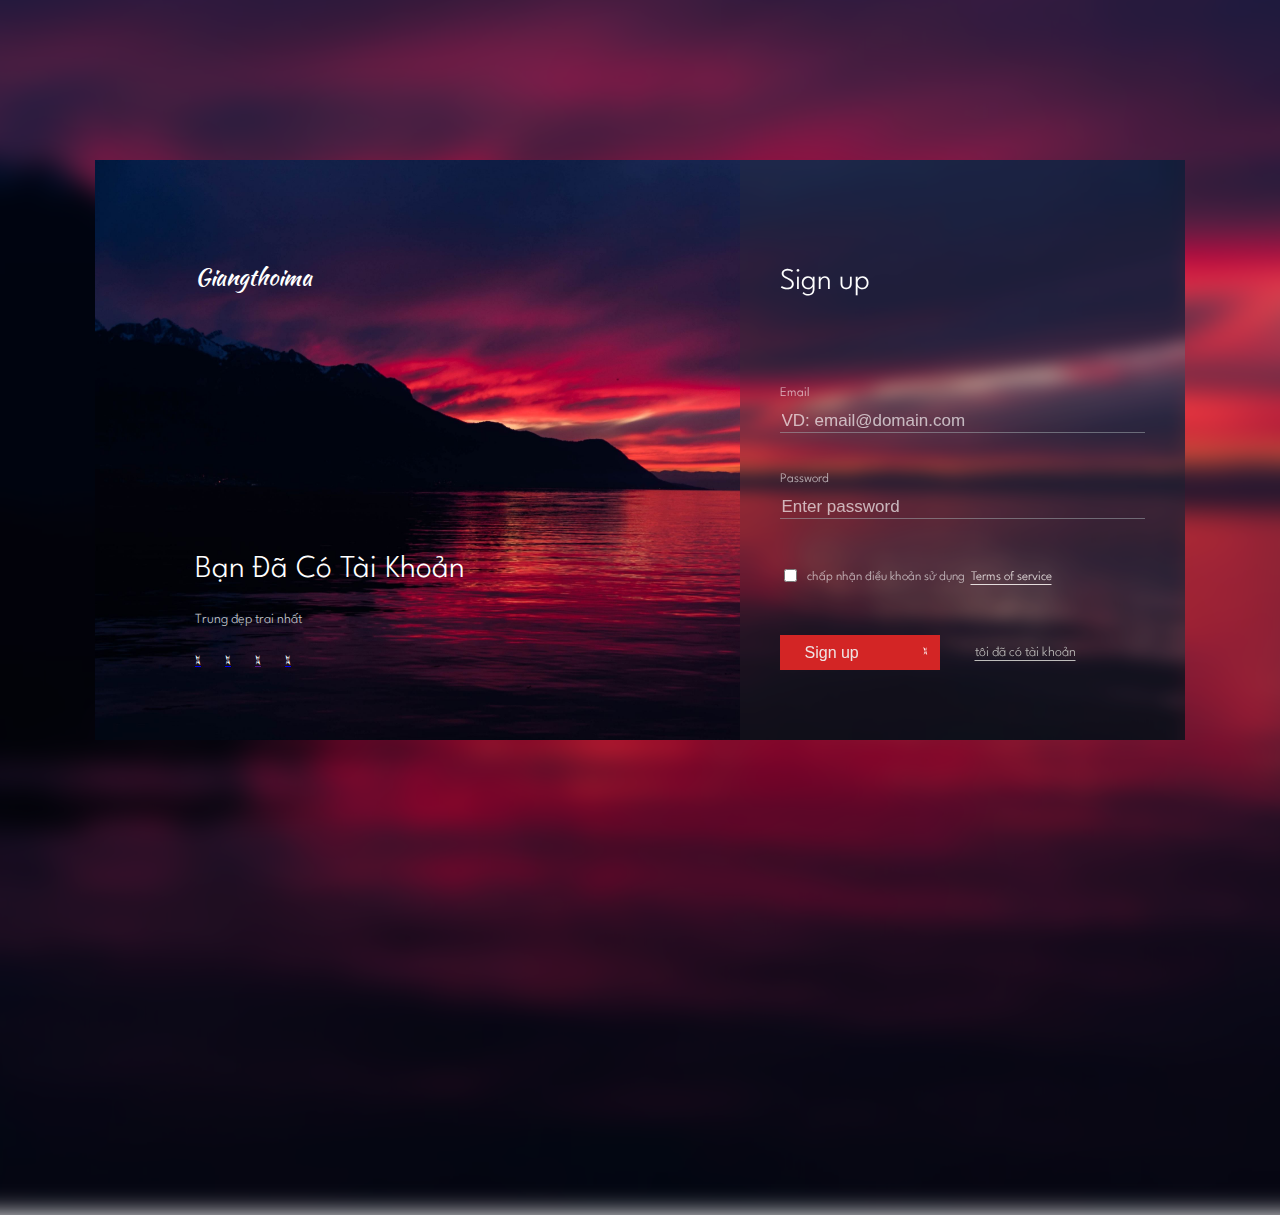
<file: index.html>
<!DOCTYPE html>
<html lang="en">
  <head>
    <meta charset="UTF-8" />
    <meta http-equiv="X-UA-Compatible" content="IE=edge" />
    <meta name="viewport" content="width=device-width, initial-scale=1.0" />
    <title>Blur login</title>
    <link rel="stylesheet" href="style.css" />
    <link
      rel="stylesheet"
      href="https://cdnjs.cloudflare.com/ajax/libs/font-awesome/4.7.0/css/font-awesome.min.css"
    />
    <link
      rel="stylesheet"
      href="https://pro.fontawesome.com/releases/v5.10.0/css/all.css"
      integrity="sha384-AYmEC3Yw5cVb3ZcuHtOA93w35dYTsvhLPVnYs9eStHfGJvOvKxVfELGroGkvsg+p"
      crossorigin="anonymous"
    />
    <link rel="preconnect" href="https://fonts.googleapis.com" />
    <link rel="preconnect" href="https://fonts.gstatic.com" crossorigin />
    <link
      href="https://fonts.googleapis.com/css2?family=Spartan:wght@300;400;500;600&display=swap"
      rel="stylesheet"
    />
    <link
      href="https://fonts.googleapis.com/css2?family=Kaushan+Script&display=swap"
      rel="stylesheet"
    />
    <link rel="apple-touch-icon" sizes="180x180" href="/apple-touch-icon.png" />
    <link rel="icon" type="image/png" sizes="32x32" href="/favicon-32x32.png" />
    <link rel="icon" type="image/png" sizes="16x16" href="/favicon-16x16.png" />
    <link rel="manifest" href="/site.webmanifest" />
  </head>
  <body>
    <div class="overlay"></div>
    <div class="login-container">
      <div>
        <div class="logo">
          <i class="fas fa-hat-wizard"></i>
          <span>Giangthoima</span>
        </div>
        <div class="register">
          <div>Bạn Đã Có Tài Khoản</div>
          <p>Trung đẹp trai nhất</p>
          <div class="social">
            <a
              data-toggle="tooltip"
              title="Facebook"
              href="https://www.facebook.com/profile.php?id=100015817839076"
              target="_blank"
              ><i class="fab fa-facebook-f"></i
            ></a>
            <a
              data-toggle="tooltip"
              title="Google"
              href="https://www.google.com.vn/"
              target="_blank"
              ><i class="fab fa-google"></i
            ></a>
            <a data-toggle="tooltip" title="Pinterest" href=""
              ><i class="fab fa-pinterest-p"></i
            ></a>
            <a
              data-toggle="tooltip"
              title="Github"
              href="https://github.com/Trungnc273"
              target="_blank"
              ><i class="fab fa-github"></i
            ></a>
          </div>
        </div>
      </div>

      <div class="form-login">
        <form action="" method="POST" class="form" id="form-2">
          <h3 class="heading">Sign up</h3>
          <div class="spacer"></div>

          <div class="form-group">
            <label for="email" class="form-label">Email</label>
            <input
              id="email"
              name="email"
              type="text"
              placeholder="VD: email@domain.com"
              class="form-control"
            />
            <span class="form-message"></span>
          </div>

          <div class="form-group">
            <label for="password" class="form-label">Password</label>
            <input
              id="password"
              name="password"
              type="password"
              placeholder="Enter password"
              class="form-control"
            />
            <span class="form-message"></span>
          </div>

          <div class="form-group f-term">
            <input
              id="agree"
              name="agree"
              type="checkbox"
              class="form-control"
            />
            <label for="agree" class="form-label"
              >chấp nhận điều khoản sử dụng
              <a href="dieukhoan.html" target="_blank"
                >Terms of service</a
              ></label
            >
            <span class="form-message"></span>
          </div>

          <div class="sign-up">
            <div>
              <button class="form-submit">Sign up</button>
              <i class="fas fa-chevron-right"></i>
            </div>
            <a href="rain/inde.html">tôi đã có tài khoản</a>
          </div>
        </form>
      </div>
    </div>

    <script src="validate.js"></script>
    <script>
      $('[data-toggle="tooltip"]').tooltip();

      document.addEventListener("DOMContentLoaded", function () {
        Validator({
          form: "#form-1",
          formGroupSelector: ".form-group",
          errorSelector: ".form-message",
          rules: [
            Validator.isRequired(
              "#fullname",
              "Vui lòng nhập tên đầy đủ của bạn"
            ),
            Validator.isEmail("#email"),
            Validator.minLength("#password", 6),
            Validator.isRequired("#password_confirmation"),
            Validator.isConfirmed(
              "#password_confirmation",
              function () {
                return document.querySelector("#form-1 #password").value;
              },
              "Mật khẩu nhập lại không chính xác"
            ),
          ],
          onSubmit: function (data) {
            // Call API
            console.log(data);
          },
        });

        Validator({
          form: "#form-2",
          formGroupSelector: ".form-group",
          errorSelector: ".form-message",
          rules: [
            Validator.isEmail("#email"),
            Validator.minLength("#password", 6),
          ],
          onSubmit: function (data) {
            // Call API
            console.log(data);
          },
        });
      });
    </script>
  </body>
</html>
</file>
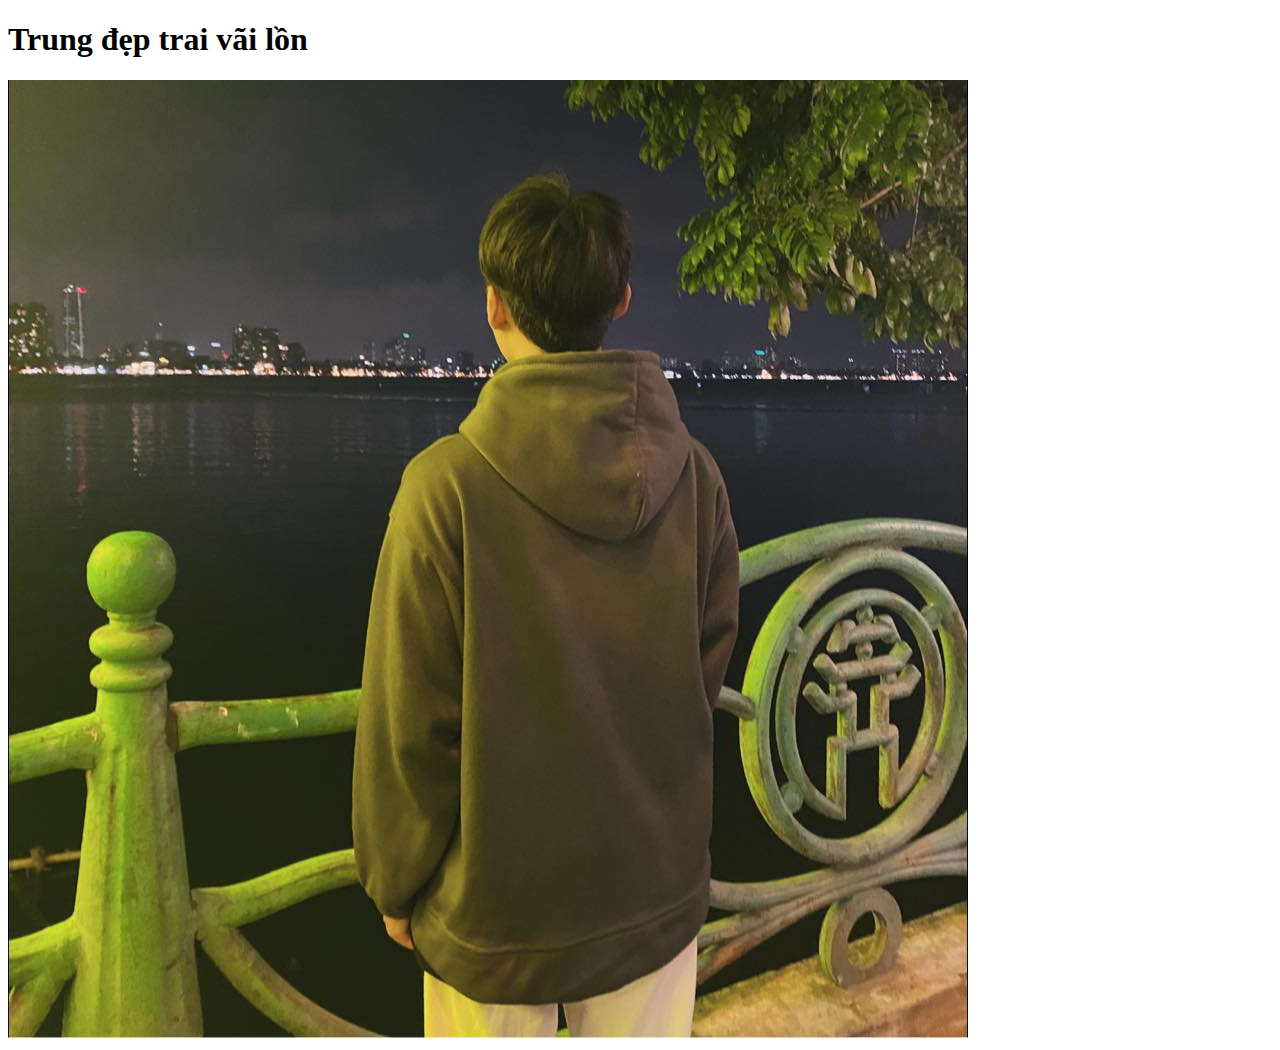
<file: dieukhoan.html>
<!DOCTYPE html>
<html lang="vi">
  <head>
    <meta charset="UTF-8" />
    <meta name="viewport" content="width=device-width, initial-scale=1.0" />
    <title>Điều khoản sử dụng</title>
  </head>
  <body>
    <h1>Trung đẹp trai vãi lồn</h1>
    <img src="Trungdz.jpg" alt="Trung" />
  </body>
</html>
</file>
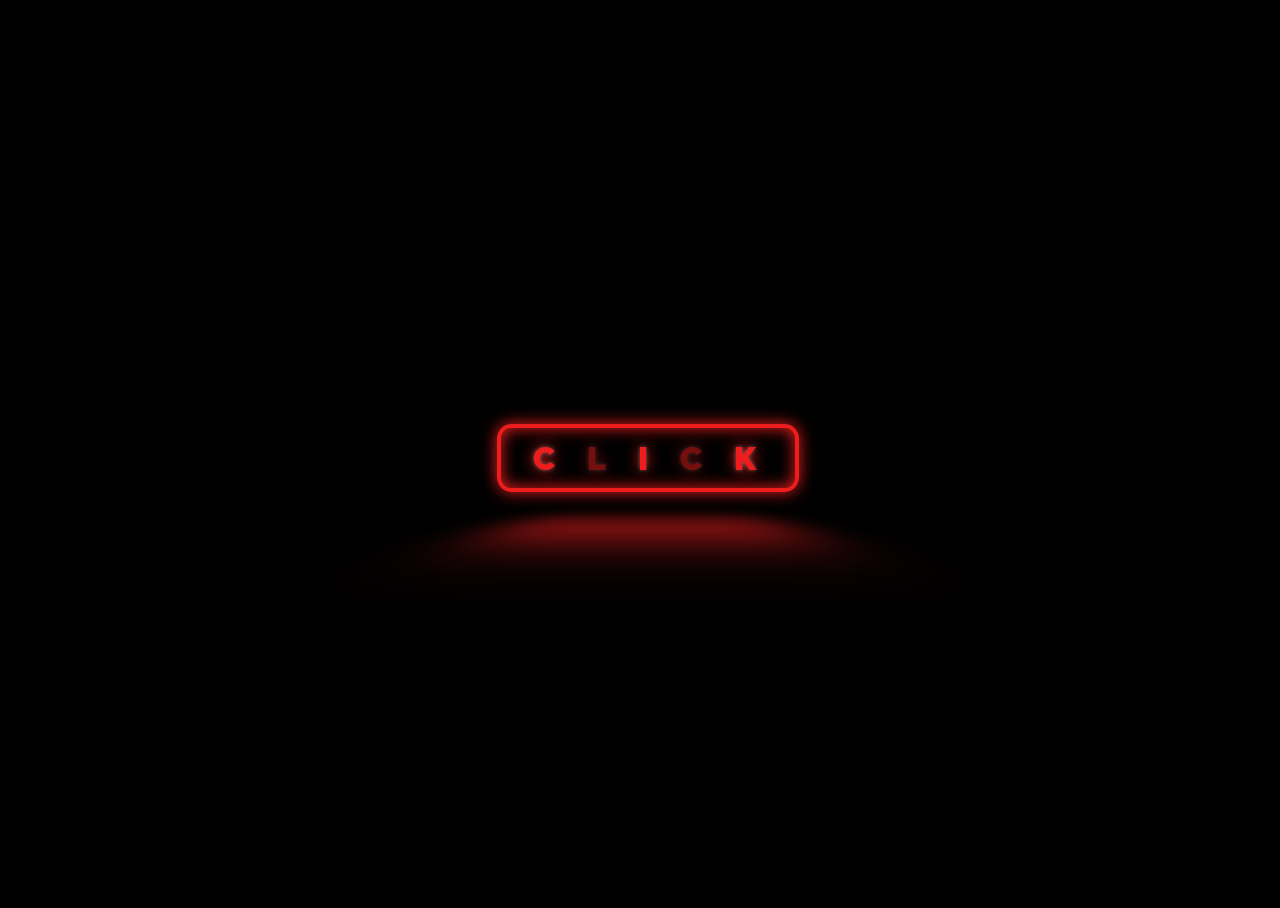
<file: rain/inde.html>
<!DOCTYPE html>
<html lang="en">
    <head>
        <meta charset="UTF-8" />
        <meta http-equiv="X-UA-Compatible" content="IE=edge" />
        <meta name="viewport" content="width=device-width, initial-scale=1.0" />
        <title>Button 1</title>
        <link rel="stylesheet" href="styles.css" />
    </head>
    <body>
        <!-- @jsagacodes -->
        <button class="glowing-btn" onclick="goToOtherPage()">
            <span class="glowing-word"
                >C<span class="faulty-letter">L</span>I<span class="faulty-letter">C</span>K</span
            >
        </button>
        <script>
            function goToOtherPage() {
                window.location.href = "rain.html"; // Thay đổi URL thành trang web khác bạn muốn chuyển đến
            }
        </script>
    </body>
</html>
</file>
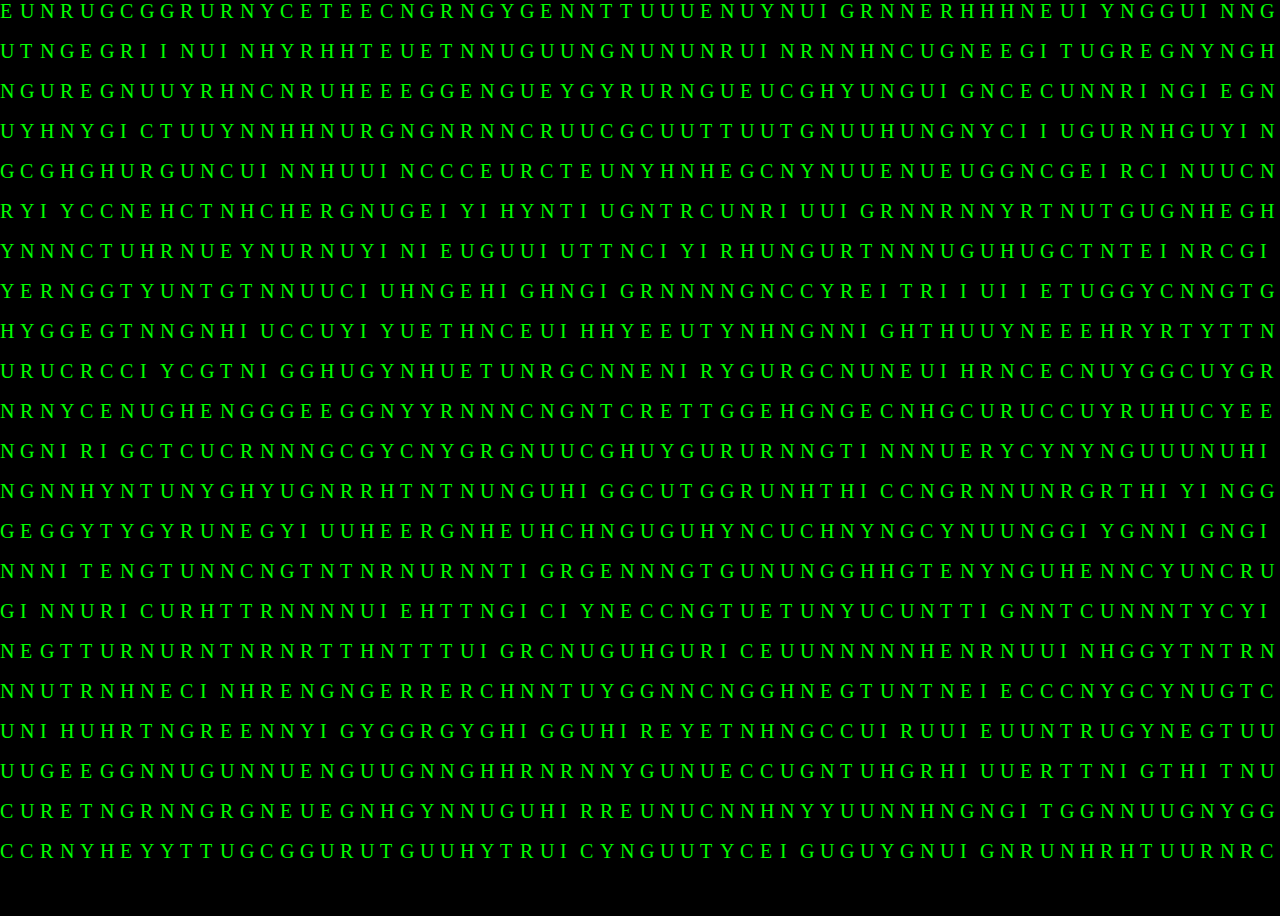
<file: rain/rain.html>
<!DOCTYPE html>
<html>
<head>
    <title>Loading........</title>
    <style>
    body {
      height: 100vh;
      display: flex;
      justify-content: center;
      align-items: center;
      background-color: black;
      overflow: hidden;
    }

    .hacker-rain {
      position: absolute;
      top: 0;
      left: 0;
      right: 0;
      bottom: 0;
    }

    .hacker-char {
      position: absolute;
      color: lime;
      font-size: 20px;
      animation: fall linear infinite;
    }

    @keyframes fall {
      0% {
        transform: translateY(-200%);
      }
      100% {
        transform: translateY(100vh);
      }
    }
  </style>
</head>
<body>
<div class="hacker-rain"></div>

<script>
    alert('Trungdz');

    var chars = ['N', 'G', 'U', 'Y', 'E', 'N','C','H', 'I', 'T', 'R', 'U', 'N','G'];

    
    function createHackerChars() {
      var hackerRain = document.querySelector('.hacker-rain');
      var windowHeight = window.innerHeight;
      var windowWidth = window.innerWidth;
      var numCharsPerRow = Math.floor(windowWidth / 20); 
      var numRows = Math.floor(windowHeight / 40); 

      for (var i = 0; i < numRows; i++) {
        for (var j = 0; j < numCharsPerRow; j++) {
          var span = document.createElement('span');
          span.className = 'hacker-char';
          span.innerText = chars[Math.floor(Math.random() * chars.length)];
          span.style.top = (i * 40) + 'px';
          span.style.left = (j * 20) + 'px';
          span.style.animationDuration = (Math.random() * 2 + 1) + 's'; 
          hackerRain.appendChild(span);
        }
      }
    }

    
    document.addEventListener('DOMContentLoaded', function() {
      createHackerChars();
    });
  </script>
</body>
</html>
</file>
<file: style.css>
html, body, div, span, applet, object, iframe,
h1, h2, h3, h4, h5, h6, p, blockquote, pre,
a, abbr, acronym, address, big, cite, code,
del, dfn, em, img, ins, kbd, q, s, samp,
small, strike, strong, sub, sup, tt, var,
b, u, i, center,
dl, dt, dd, ol, ul, li,
fieldset, form, label, legend,
table, caption, tbody, tfoot, thead, tr, th, td,
article, aside, canvas, details, embed, 
figure, figcaption, footer, header, hgroup, 
menu, nav, output, ruby, section, summary,
time, mark, audio, video {
	margin: 0;
	padding: 0;
	border: 0;
	font-size: 100%;
	font: inherit;
	vertical-align: baseline;
}
/* HTML5 display-role reset for older browsers */
article, aside, details, figcaption, figure, 
footer, header, hgroup, menu, nav, section {
	display: block;
}
body {
	line-height: 1;
}
ol, ul {
	list-style: none;
}
blockquote, q {
	quotes: none;
}
blockquote:before, blockquote:after,
q:before, q:after {
	content: '';
	content: none;
}
table {
	border-collapse: collapse;
	border-spacing: 0;
}
*{
   box-sizing: border-box;
}
html{
   width: 100%;
   height: 100%;
   font-family: 'Spartan', sans-serif;
}

body{
   
   width: 100%;
   height: 100%;
   background-repeat: no-repeat;
   background-size: cover;
   display: flex;
   justify-content: center;
   align-items: center;
   position: relative;
   z-index: 1;
   overflow: hidden;
   
}
.overlay{
   width: 170%;
   height: 170%;
   position: absolute;
   background-image: url(dark-sunset.jpg);
   z-index: 2;
   filter: blur(13px);
   background-repeat: no-repeat;
   background-size: cover;
}


.login-container{
   position: relative;
   width: 1090px;
   z-index: 3;
   height: 580px;
   background-image: url(dark-sunset.jpg);
   background-repeat: no-repeat;
   background-size: cover;
   display: flex;
   justify-content: space-between;
   padding-left: 100px;
   color: white;
   font-weight: 300;

}

.login-container>div:first-child{
   max-width: 400px;
   display: flex;
   flex-direction: column;
   justify-content: space-between;
   padding: 100px 0;
   padding-bottom: 70px;
}

.logo span{
   font-family: 'Kaushan Script', cursive;
   font-size: 23px;
}
.logo i{
   color:rgb(255, 255, 255);
   font-size: 34px;
}

.register > div:first-child{
   font-size: 32px;
   max-width: 300px;
   line-height: 1.3;
   margin-bottom: 20px;
}
.register > p{
   font-size: 14px;
   line-height: 1.4;
   color: rgb(197, 202, 206);
   margin-bottom: 24px;
}
.register .social{
   margin-left: -20px;
}
.register .social a{
   margin-left: 20px;
}
.register .social  i{
   color:white;
   font-size: 15px;
}

.register .social a:hover i
{
   color: red;
}

.form-login{
   width: 45%;
   max-width: 48%;
   height: 100%;
   backdrop-filter: blur(8px);
   background-color: rgba(54, 52, 52, 0.2);
   
   padding:100px 40px;
}

.form-login .form-group{
   display: flex;
   flex-direction: column;
   width: 100%;
   margin-top: 40px;
}

.form-login .form-group.f-term{
   display: flex;
   flex-direction: row !important;
   align-items: center;
}

.f-term label{
   margin-top: 10px;
   margin-left: 7px;
}
.f-term label a{
   margin-left: 3px;
   color: rgb(228, 220, 220);
   /* line-height: 1.2; */
   font-size: 13px;
   text-underline-position: under;
}

.f-term label a:hover{
   color: red;
}

.form-login .form .form-group input{
   background-color: transparent;
   outline: none;
   border: none;
   border-bottom: 1px solid rgba(159, 171, 175, 0.534);
   margin-top: 10px;
   color: white;
   font-size: 17px;
}

.form-login .form .form-group input::placeholder {
   color: rgba(255, 255, 255, 0.658);
   opacity: 1; 
 }
 
 .form-login .form .form-group .form-label{
   color: rgba(255, 255, 255, 0.658);
   font-size: 13px;
 }

.form-login .form .heading{
   font-size: 30px;
   margin-top: 7px;
}

.spacer{
   width: 100%;
   height: 50px;
}


.form-login .form .sign-up{
   margin-top: 50px;
   display: flex;
   align-items: center;
}
.form-login .form .sign-up>div{
   position: relative;
}
.form-login .form .sign-up button{
   background-color: rgb(211, 37, 37);
   color: rgb(238, 227, 227);
   width: 160px;
   height: 35px;
   border: none;
   outline: none;
   font-size: 16px;
   display: flex;
   align-items: center;
   padding-left: 25px;

}

.form-login .form .sign-up button:hover{
   background-color: rgb(143, 24, 24);
   cursor: pointer;
}
.form-login .form .sign-up>div i{
   position: absolute;
   top: 50%;
   right: 7%;
   transform: translateY(-50%);

   font-size: 12px;
}


.sign-up a{

   margin-left: 35px;
   color: rgb(190, 189, 187);
   font-size: 14px;
   text-underline-position: under;

}

.sign-up a:hover{
   color: red;
}
</file>
<file: rain/styles.css>
/* @jsagacodes */
@import url("https://fonts.googleapis.com/css?family=Raleway");

:root {
    --glow-color: hsl(0, 85%, 52%);
}

*,
*::before,
*::after {
    box-sizing: border-box;
}

html,
body {
    height: 100%;
    width: 100%;
    overflow: hidden;
}

body {
    min-height: 100vh;
    display: flex;
    justify-content: center;
    align-items: center;
    background: black;
}

.glowing-btn {
    position: relative;
    color: var(--glow-color);
    cursor: pointer;
    padding: 0.35em 1em;
    border: 0.15em solid var(--glow-color);
    border-radius: 0.45em;
    background: none;
    perspective: 2em;
    font-family: "Raleway", sans-serif;
    font-size: 2em;
    font-weight: 900;
    letter-spacing: 1em;

    -webkit-box-shadow: inset 0px 0px 0.5em 0px var(--glow-color),
        0px 0px 0.5em 0px var(--glow-color);
    -moz-box-shadow: inset 0px 0px 0.5em 0px var(--glow-color),
        0px 0px 0.5em 0px var(--glow-color);
    box-shadow: inset 0px 0px 0.5em 0px var(--glow-color),
        0px 0px 0.5em 0px var(--glow-color);
    animation: border-flicker 2s linear infinite;
}

.glowing-word {
    float: left;
    margin-right: -0.8em;
    -webkit-text-shadow: 0 0 0.125em hsl(0 0% 100% / 0.3),
        0 0 0.45em var(--glow-color);
    -moz-text-shadow: 0 0 0.125em hsl(0 0% 100% / 0.3),
        0 0 0.45em var(--glow-color);
    text-shadow: 0 0 0.125em hsl(0 0% 100% / 0.3), 0 0 0.45em var(--glow-color);
    animation: text-flicker 3s linear infinite;
}

.faulty-letter {
    opacity: 0.5;
    animation: faulty-flicker 2s linear infinite;
}

.glowing-btn::before {
    content: "";
    position: absolute;
    top: 0;
    bottom: 0;
    left: 0;
    right: 0;
    opacity: 0.7;
    filter: blur(1em);
    transform: translateY(120%) rotateX(95deg) scale(1, 0.35);
    background: var(--glow-color);
    pointer-events: none;
}

.glowing-btn::after {
    content: "";
    position: absolute;
    top: 0;
    left: 0;
    right: 0;
    bottom: 0;
    opacity: 0;
    z-index: -1;
    background-color: var(--glow-color);
    box-shadow: 0 0 2em 0.2em var(--glow-color);
    transition: opacity 100ms linear;
}

.glowing-btn:hover {
    color: rgba(0, 0, 0, 0.8);
    text-shadow: none;
    animation: none;
}

.glowing-btn:hover .glowing-word {
    animation: none;
}

.glowing-btn:hover .faulty-letter {
    animation: none;
    text-shadow: none;
    opacity: 1;
}

.glowing-btn:hover:before {
    filter: blur(1.5em);
    opacity: 1;
}

.glowing-btn:hover:after {
    opacity: 1;
}

@keyframes faulty-flicker {
    0% {
        opacity: 0.1;
    }
    2% {
        opacity: 0.1;
    }
    4% {
        opacity: 0.5;
    }
    19% {
        opacity: 0.5;
    }
    21% {
        opacity: 0.1;
    }
    23% {
        opacity: 1;
    }
    80% {
        opacity: 0.5;
    }
    83% {
        opacity: 0.4;
    }

    87% {
        opacity: 1;
    }
}

@keyframes text-flicker {
    0% {
        opacity: 0.1;
    }

    2% {
        opacity: 1;
    }

    8% {
        opacity: 0.1;
    }

    9% {
        opacity: 1;
    }

    12% {
        opacity: 0.1;
    }
    20% {
        opacity: 1;
    }
    25% {
        opacity: 0.3;
    }
    30% {
        opacity: 1;
    }

    70% {
        opacity: 0.7;
    }
    72% {
        opacity: 0.2;
    }

    77% {
        opacity: 0.9;
    }
    100% {
        opacity: 0.9;
    }
}

@keyframes border-flicker {
    0% {
        opacity: 0.1;
    }
    2% {
        opacity: 1;
    }
    4% {
        opacity: 0.1;
    }

    8% {
        opacity: 1;
    }
    70% {
        opacity: 0.7;
    }
    100% {
        opacity: 1;
    }
}

@media only screen and (max-width: 600px) {
    .glowing-btn {
        font-size: 1em;
    }
}
</file>
